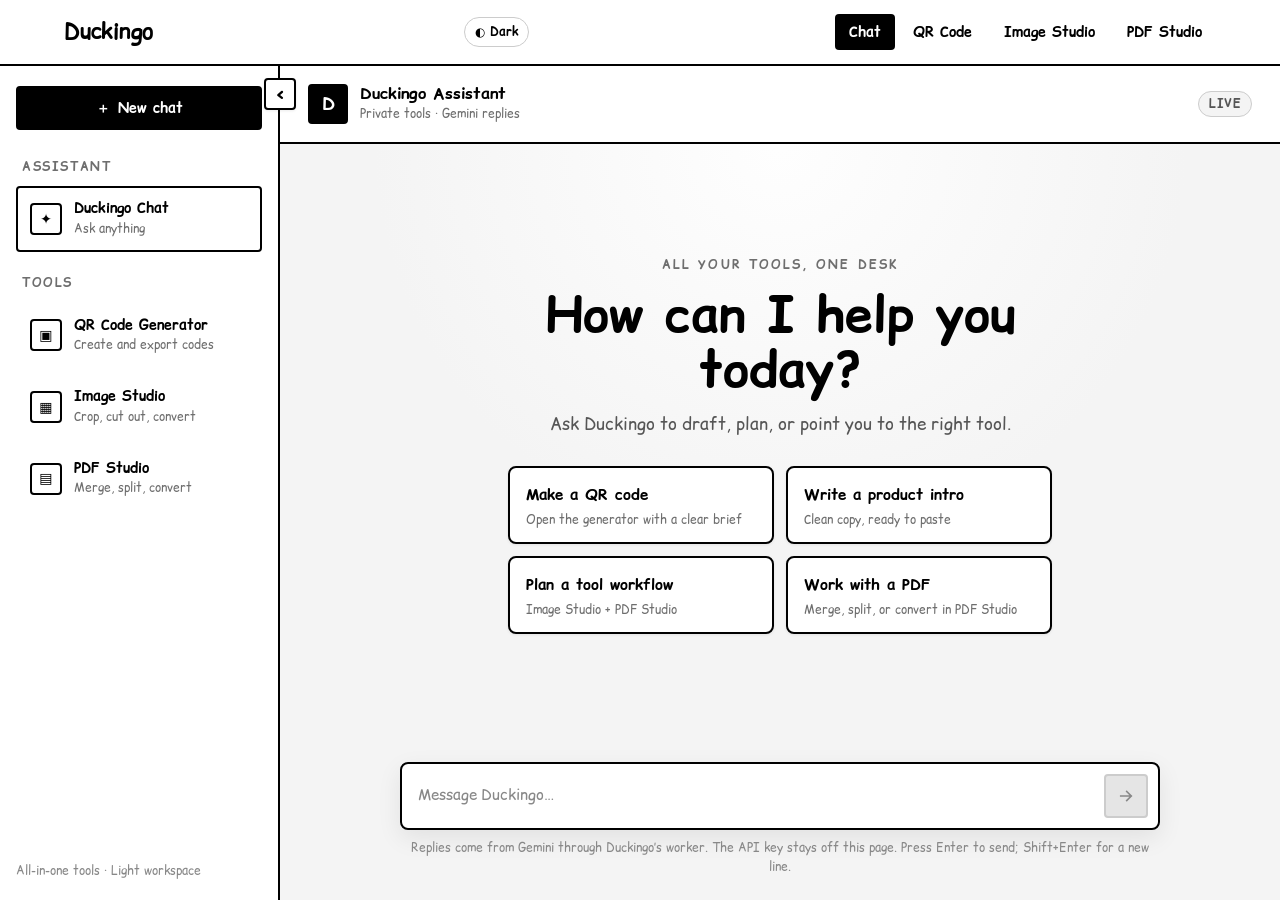
<file: index.html>
<!DOCTYPE html>
<html lang="en">
<head>
  <meta charset="UTF-8" />
  <meta name="viewport" content="width=device-width, initial-scale=1.0" />
  <meta name="theme-color" content="#000000" />
  <meta name="description" content="Duckingo — an all-in-one workspace for AI chat and everyday tools. QR codes, Image Studio, PDF Studio, and more." />
  <link rel="canonical" href="https://duckingo.org/" />
  <meta property="og:type" content="website" />
  <meta property="og:site_name" content="Duckingo" />
  <meta property="og:title" content="Duckingo — AI chat and everyday tools" />
  <meta property="og:description" content="An all-in-one workspace for AI chat, QR codes, image editing, and PDF tools." />
  <meta property="og:url" content="https://duckingo.org/" />
  <meta name="twitter:card" content="summary" />
  <meta name="twitter:title" content="Duckingo — AI chat and everyday tools" />
  <meta name="twitter:description" content="An all-in-one workspace for AI chat and everyday tools." />
  <title>Duckingo — AI chat and everyday tools</title>
  <link rel="icon" href="./favicon.svg" type="image/svg+xml" />
  <link rel="preconnect" href="https://fonts.googleapis.com" />
  <link rel="preconnect" href="https://fonts.gstatic.com" crossorigin />
  <link href="https://fonts.googleapis.com/css2?family=Comic+Relief:wght@400;700&display=swap" rel="stylesheet" />
  <link rel="stylesheet" href="./styles.css" />
</head>
<body>
  <a class="skip-link" href="#chat-thread">Skip to chat</a>
  <div class="app" id="app">
    <nav class="nav" role="navigation" aria-label="Main navigation">
      <div class="container">
        <div class="nav__inner">
          <a href="./" class="nav__logo">Duckingo</a>
          <button type="button" class="nav__menu-btn" id="menu-btn" aria-label="Open menu" aria-expanded="false" aria-controls="nav-links">☰</button>
          <ul class="nav__links" id="nav-links" role="list">
            <li><a href="./" class="nav__link is-active">Chat</a></li>
            <li><a href="./tools/qr-code/" class="nav__link">QR Code</a></li>
            <li><a href="./tools/image-studio/" class="nav__link">Image Studio</a></li>
            <li><a href="./tools/pdf-studio/" class="nav__link">PDF Studio</a></li>
          </ul>
        </div>
      </div>
    </nav>

    <div class="workspace">
      <aside class="sidebar" id="sidebar" aria-label="Tools">
        <button type="button" class="sidebar__close" id="sidebar-close" aria-label="Close tools">×</button>
        <button type="button" class="btn btn--primary sidebar__new" id="new-chat-btn" title="New chat">＋ <span class="sidebar__new-label">New chat</span></button>
        <p class="sidebar__label">Assistant</p>
        <ul class="tool-list">
          <li>
            <a class="tool-item is-active" href="./" title="Duckingo Chat">
              <span class="tool-item__icon" aria-hidden="true">✦</span>
              <span class="tool-item__meta">
                <span class="tool-item__name">Duckingo Chat</span>
                <span class="tool-item__hint">Ask anything</span>
              </span>
            </a>
          </li>
        </ul>
        <p class="sidebar__label" style="margin-top:22px;">Tools</p>
        <ul class="tool-list">
          <li>
            <a class="tool-item" href="./tools/qr-code/" title="QR Code Generator">
              <span class="tool-item__icon" aria-hidden="true">▣</span>
              <span class="tool-item__meta">
                <span class="tool-item__name">QR Code Generator</span>
                <span class="tool-item__hint">Create and export codes</span>
              </span>
            </a>
          </li>
          <li>
            <a class="tool-item" href="./tools/image-studio/" title="Image Studio">
              <span class="tool-item__icon" aria-hidden="true">▦</span>
              <span class="tool-item__meta">
                <span class="tool-item__name">Image Studio</span>
                <span class="tool-item__hint">Crop, cut out, convert</span>
              </span>
            </a>
          </li>
          <li>
            <a class="tool-item" href="./tools/pdf-studio/" title="PDF Studio">
              <span class="tool-item__icon" aria-hidden="true">▤</span>
              <span class="tool-item__meta">
                <span class="tool-item__name">PDF Studio</span>
                <span class="tool-item__hint">Merge, split, convert</span>
              </span>
            </a>
          </li>
        </ul>
        <p class="sidebar__foot">All-in-one tools · Light workspace</p>
      </aside>

      <section class="chat" aria-label="Duckingo assistant">
        <header class="chat__header">
          <div class="chat__identity">
            <span class="mark" aria-hidden="true">D</span>
            <div>
              <p class="chat__title">Duckingo Assistant</p>
              <p class="chat__sub">Private tools · Gemini replies</p>
            </div>
          </div>
          <span class="badge badge--muted" role="status" aria-label="Chat service status">Live</span>
        </header>

        <div class="chat__thread" id="chat-thread" aria-live="polite" aria-atomic="false">
          <div class="chat__inner" id="chat-inner">
            <div class="empty" id="empty-state">
              <p class="empty__eyebrow">All your tools, one desk</p>
              <h1 class="empty__title">How can I help you today?</h1>
              <p class="empty__lead">Ask Duckingo to draft, plan, or point you to the right tool.</p>
              <div class="suggest-grid">
                <button type="button" class="suggest" data-prompt="Create a QR code for my portfolio site.">
                  <span class="suggest__label">Make a QR code</span>
                  <span class="suggest__hint">Open the generator with a clear brief</span>
                </button>
                <button type="button" class="suggest" data-prompt="Write a short, professional product intro for Duckingo.">
                  <span class="suggest__label">Write a product intro</span>
                  <span class="suggest__hint">Clean copy, ready to paste</span>
                </button>
                <button type="button" class="suggest" data-prompt="Plan a simple workflow to crop a photo, remove the background, and export PNG or JPEG.">
                  <span class="suggest__label">Plan a tool workflow</span>
                  <span class="suggest__hint">Image Studio + PDF Studio</span>
                </button>
                <button type="button" class="suggest" data-prompt="How do I merge two PDFs and add page numbers in Duckingo?">
                  <span class="suggest__label">Work with a PDF</span>
                  <span class="suggest__hint">Merge, split, or convert in PDF Studio</span>
                </button>
              </div>
            </div>
          </div>
        </div>

        <form class="composer" id="composer" autocomplete="off">
          <label class="sr-only" for="composer-input">Message Duckingo</label>
          <div class="composer__box">
            <textarea id="composer-input" class="composer__input" rows="1" maxlength="4000" placeholder="Message Duckingo…" aria-describedby="composer-note"></textarea>
            <button type="button" class="composer__stop" id="stop-btn" hidden disabled>Stop</button>
            <button type="submit" class="composer__send" id="send-btn" aria-label="Send message" disabled>
              <svg width="18" height="18" viewBox="0 0 24 24" fill="none" aria-hidden="true">
                <path d="M5 12h14M13 6l6 6-6 6" stroke="currentColor" stroke-width="2.2" stroke-linecap="square"/>
              </svg>
            </button>
          </div>
          <p class="composer__note" id="composer-note">Replies come from Gemini through Duckingo’s worker. The API key stays off this page. Press Enter to send; Shift+Enter for a new line.</p>
        </form>
      </section>
    </div>
    <div class="mobile-backdrop" id="mobile-backdrop" aria-hidden="true"></div>
    <p class="sr-only" id="chat-status" role="status" aria-live="polite"></p>
    <button type="button" class="sidebar-toggle" id="sidebar-toggle" aria-controls="sidebar" aria-expanded="true" aria-label="Hide tools">‹</button>
  </div>
  <script src="./theme.js" defer></script>
  <script src="./register-sw.js" defer></script>
  <script src="./global-shortcuts.js" defer></script>
  <script src="./chat.js" defer></script>
</body>
</html>
</file>
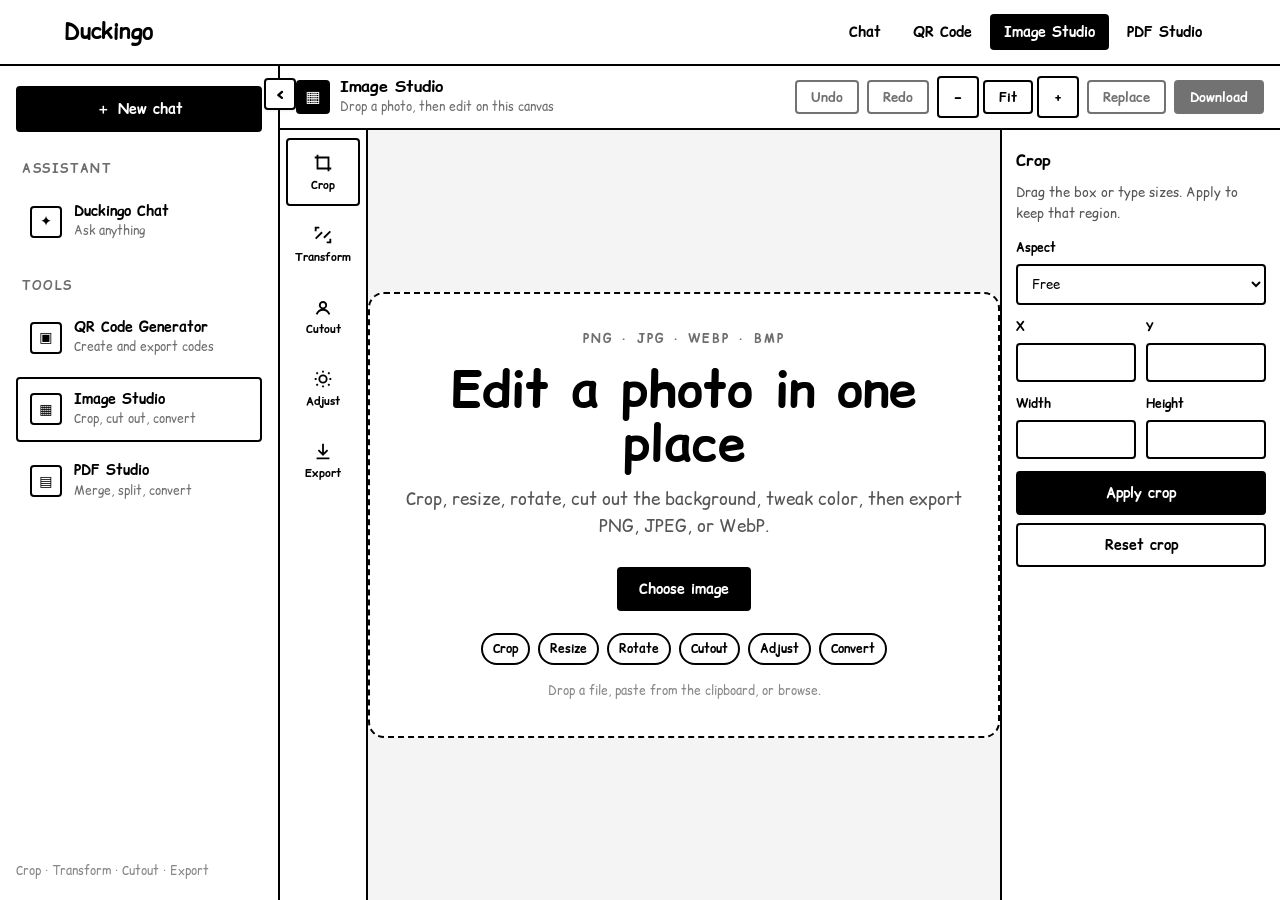
<file: tools/image-studio/index.html>
<!DOCTYPE html>
<html lang="en">
<head>
  <meta charset="UTF-8" />
  <meta name="viewport" content="width=device-width, initial-scale=1.0" />
  <meta name="theme-color" content="#000000" />
  <meta name="description" content="Duckingo Image Studio — crop, transform, remove backgrounds, adjust, and export PNG, JPEG, or WebP." />
  <link rel="canonical" href="https://duckingo.org/tools/image-studio/" />
  <meta property="og:type" content="website" />
  <meta property="og:title" content="Image Studio — Duckingo" />
  <meta property="og:description" content="Crop, transform, remove backgrounds, adjust, and export images in your browser." />
  <meta property="og:url" content="https://duckingo.org/tools/image-studio/" />
  <meta name="twitter:card" content="summary" />
  <title>Image Studio — Duckingo</title>
  <link rel="icon" href="./favicon.svg" type="image/svg+xml" />
  <link rel="preconnect" href="https://fonts.googleapis.com" />
  <link rel="preconnect" href="https://fonts.gstatic.com" crossorigin />
  <link href="https://fonts.googleapis.com/css2?family=Comic+Relief:wght@400;700&display=swap" rel="stylesheet" />
  <script type="module" crossorigin src="./assets/index-GvHovbnv.js"></script>
  <link rel="stylesheet" crossorigin href="./assets/index-DOqV6raX.css">
</head>
<body>
  <a class="skip-link" href="#stage-wrap">Skip to canvas</a>
  <div class="app" id="app">
    <nav class="nav" role="navigation" aria-label="Main navigation">
      <div class="container">
        <div class="nav__inner">
          <a href="../../" class="nav__logo">Duckingo</a>
          <button type="button" class="nav__menu-btn" id="menu-btn" aria-label="Open menu" aria-expanded="false">☰</button>
          <ul class="nav__links" role="list">
            <li><a href="../../" class="nav__link">Chat</a></li>
            <li><a href="../qr-code/" class="nav__link">QR Code</a></li>
            <li><a href="./" class="nav__link is-active">Image Studio</a></li>
            <li><a href="../pdf-studio/" class="nav__link">PDF Studio</a></li>
          </ul>
        </div>
      </div>
    </nav>

    <div class="workspace">
      <aside class="sidebar" id="sidebar" aria-label="Tools">
        <a class="btn btn--primary sidebar__new" href="../../" title="New chat">＋ <span class="sidebar__new-label">New chat</span></a>
        <p class="sidebar__label">Assistant</p>
        <ul class="tool-list">
          <li>
            <a class="tool-item" href="../../" title="Duckingo Chat">
              <span class="tool-item__icon" aria-hidden="true">✦</span>
              <span class="tool-item__meta">
                <span class="tool-item__name">Duckingo Chat</span>
                <span class="tool-item__hint">Ask anything</span>
              </span>
            </a>
          </li>
        </ul>
        <p class="sidebar__label" style="margin-top:22px;">Tools</p>
        <ul class="tool-list">
          <li>
            <a class="tool-item" href="../qr-code/" title="QR Code Generator">
              <span class="tool-item__icon" aria-hidden="true">▣</span>
              <span class="tool-item__meta">
                <span class="tool-item__name">QR Code Generator</span>
                <span class="tool-item__hint">Create and export codes</span>
              </span>
            </a>
          </li>
          <li>
            <a class="tool-item is-active" href="./" title="Image Studio">
              <span class="tool-item__icon" aria-hidden="true">▦</span>
              <span class="tool-item__meta">
                <span class="tool-item__name">Image Studio</span>
                <span class="tool-item__hint">Crop, cut out, convert</span>
              </span>
            </a>
          </li>
          <li>
            <a class="tool-item" href="../pdf-studio/" title="PDF Studio">
              <span class="tool-item__icon" aria-hidden="true">▤</span>
              <span class="tool-item__meta">
                <span class="tool-item__name">PDF Studio</span>
                <span class="tool-item__hint">Merge, split, convert</span>
              </span>
            </a>
          </li>
        </ul>
        <p class="sidebar__foot">Crop · Transform · Cutout · Export</p>
      </aside>

      <section class="studio" aria-label="Image studio">
        <header class="studio-bar">
          <div class="studio-bar__identity">
            <span class="mark" aria-hidden="true">▦</span>
            <div>
              <p class="chat__title">Image Studio</p>
              <p class="chat__sub" id="doc-name">Drop a photo, then edit on this canvas</p>
            </div>
          </div>
          <div class="studio-bar__actions">
            <button type="button" class="btn btn--sm" id="undo-btn" disabled title="Undo (Ctrl+Z)">Undo</button>
            <button type="button" class="btn btn--sm" id="redo-btn" disabled title="Redo (Ctrl+Shift+Z)">Redo</button>
            <span class="studio-bar__zoom">
              <button type="button" class="btn btn--sm btn--icon" id="zoom-out" aria-label="Zoom out">−</button>
              <button type="button" class="btn btn--sm" id="zoom-label">Fit</button>
              <button type="button" class="btn btn--sm btn--icon" id="zoom-in" aria-label="Zoom in">+</button>
            </span>
            <button type="button" class="btn btn--sm" id="replace-btn" disabled>Replace</button>
            <button type="button" class="btn btn--primary btn--sm" id="download-top" disabled>Download</button>
          </div>
        </header>

        <div class="studio-shell">
          <nav class="rail" aria-label="Studio tools">
            <button type="button" class="rail__btn is-active" data-tool="crop" title="Crop">
              <svg viewBox="0 0 24 24" aria-hidden="true"><path d="M6 3v15h15M3 6h15v15" fill="none" stroke="currentColor" stroke-width="2"/></svg>
              <span>Crop</span>
            </button>
            <button type="button" class="rail__btn" data-tool="transform" title="Resize, rotate, flip">
              <svg viewBox="0 0 24 24" aria-hidden="true"><path d="M4 8V4h4M20 16v4h-4M20 8l-7 7M4 16l7-7" fill="none" stroke="currentColor" stroke-width="2"/></svg>
              <span>Transform</span>
            </button>
            <button type="button" class="rail__btn" data-tool="cutout" title="Remove background">
              <svg viewBox="0 0 24 24" aria-hidden="true"><circle cx="12" cy="10" r="3.5" fill="none" stroke="currentColor" stroke-width="2"/><path d="M5 20c1.5-3.5 4-5 7-5s5.5 1.5 7 5" fill="none" stroke="currentColor" stroke-width="2"/></svg>
              <span>Cutout</span>
            </button>
            <button type="button" class="rail__btn" data-tool="adjust" title="Brightness and color">
              <svg viewBox="0 0 24 24" aria-hidden="true"><circle cx="12" cy="12" r="4" fill="none" stroke="currentColor" stroke-width="2"/><path d="M12 3v2M12 19v2M4.9 4.9l1.4 1.4M17.7 17.7l1.4 1.4M3 12h2M19 12h2M4.9 19.1l1.4-1.4M17.7 6.3l1.4-1.4" fill="none" stroke="currentColor" stroke-width="2"/></svg>
              <span>Adjust</span>
            </button>
            <button type="button" class="rail__btn" data-tool="export" title="Export">
              <svg viewBox="0 0 24 24" aria-hidden="true"><path d="M12 4v12M7 11l5 5 5-5M5 20h14" fill="none" stroke="currentColor" stroke-width="2"/></svg>
              <span>Export</span>
            </button>
          </nav>

          <div class="canvas-col">
            <p class="error" id="error" hidden></p>
            <div id="empty-panel">
              <div class="dropzone" id="dropzone">
                <input id="file-input" class="sr-only" type="file" accept="image/png,image/jpeg,image/webp,image/bmp,.png,.jpg,.jpeg,.webp,.bmp" />
                <p class="empty__eyebrow">PNG · JPG · WebP · BMP</p>
                <h1 class="empty__title">Edit a photo in one place</h1>
                <p class="empty__lead">Crop, resize, rotate, cut out the background, tweak color, then export PNG, JPEG, or WebP.</p>
                <button type="button" class="btn btn--primary" id="browse-btn">Choose image</button>
                <ul class="feature-chips" aria-hidden="true">
                  <li>Crop</li>
                  <li>Resize</li>
                  <li>Rotate</li>
                  <li>Cutout</li>
                  <li>Adjust</li>
                  <li>Convert</li>
                </ul>
                <p class="composer__note" style="margin-top:16px;">Drop a file, paste from the clipboard, or browse.</p>
              </div>
            </div>

            <div id="workspace-panel" hidden>
              <div class="stage-wrap stage--check" id="stage-wrap">
                <div class="stage" id="stage">
                  <img id="preview" alt="" />
                  <div class="crop" id="crop" hidden>
                    <div class="crop__box" id="crop-box">
                      <span class="crop__handle" data-handle="nw"></span>
                      <span class="crop__handle" data-handle="n"></span>
                      <span class="crop__handle" data-handle="ne"></span>
                      <span class="crop__handle" data-handle="e"></span>
                      <span class="crop__handle" data-handle="se"></span>
                      <span class="crop__handle" data-handle="s"></span>
                      <span class="crop__handle" data-handle="sw"></span>
                      <span class="crop__handle" data-handle="w"></span>
                    </div>
                  </div>
                </div>
              </div>
              <div class="canvas-hud">
                <progress id="progress" max="100" value="0" hidden></progress>
                <p id="status" class="status-text"></p>
                <p id="meta" class="meta-text"></p>
              </div>
            </div>
          </div>

          <aside class="inspector" aria-label="Tool settings">
            <section class="panel" data-panel="crop">
              <h2>Crop</h2>
              <p class="controls__lead">Drag the box or type sizes. Apply to keep that region.</p>
              <label class="field">
                <span>Aspect</span>
                <select id="crop-aspect">
                  <option value="free">Free</option>
                  <option value="1">1:1</option>
                  <option value="1.333">4:3</option>
                  <option value="1.777">16:9</option>
                  <option value="0.8">4:5</option>
                  <option value="1.5">3:2</option>
                </select>
              </label>
              <div class="size-row">
                <label class="field"><span>X</span><input id="crop-x" type="number" min="0" /></label>
                <label class="field"><span>Y</span><input id="crop-y" type="number" min="0" /></label>
              </div>
              <div class="size-row">
                <label class="field"><span>Width</span><input id="crop-w" type="number" min="8" /></label>
                <label class="field"><span>Height</span><input id="crop-h" type="number" min="8" /></label>
              </div>
              <div class="controls__actions">
                <button type="button" class="btn btn--primary" id="crop-apply">Apply crop</button>
                <button type="button" class="btn" id="crop-reset">Reset crop</button>
              </div>
            </section>

            <section class="panel" data-panel="transform" hidden>
              <h2>Transform</h2>
              <p class="controls__lead">Resize the export, rotate in 90° steps, or flip the canvas.</p>
              <label class="check">
                <input type="checkbox" id="lock-ratio" checked />
                <span>Lock aspect ratio</span>
              </label>
              <div class="size-row">
                <label class="field"><span>Width</span><input id="resize-w" type="number" min="1" max="8192" /></label>
                <label class="field"><span>Height</span><input id="resize-h" type="number" min="1" max="8192" /></label>
              </div>
              <div class="preset-row">
                <button type="button" class="btn btn--sm" data-scale="1">100%</button>
                <button type="button" class="btn btn--sm" data-scale="0.5">50%</button>
                <button type="button" class="btn btn--sm" data-width="1920">1920</button>
                <button type="button" class="btn btn--sm" data-width="1080">1080</button>
              </div>
              <p class="sidebar__label" style="padding:18px 0 8px;">Rotate &amp; flip</p>
              <div class="preset-row">
                <button type="button" class="btn btn--sm" id="rotate-ccw">↺ 90°</button>
                <button type="button" class="btn btn--sm" id="rotate-cw">↻ 90°</button>
                <button type="button" class="btn btn--sm" id="flip-h">Flip H</button>
                <button type="button" class="btn btn--sm" id="flip-v">Flip V</button>
              </div>
            </section>

            <section class="panel" data-panel="cutout" hidden>
              <h2>Cutout</h2>
              <p class="controls__lead">Remove the background in the browser, then keep it clear or fill a color.</p>
              <div class="controls__actions">
                <button type="button" class="btn btn--primary" id="remove-bg">Remove background</button>
                <button type="button" class="btn" id="restore-bg">Restore original</button>
              </div>
              <p class="sidebar__label" style="padding:16px 0 8px;">Fill</p>
              <div class="swatches" id="swatches" role="group" aria-label="Background presets"></div>
              <label class="custom-color" for="color-picker">
                <span>Custom color</span>
                <span class="custom-color__row">
                  <input id="color-picker" type="color" value="#FFFFFF" />
                  <input id="hex-input" type="text" maxlength="7" spellcheck="false" placeholder="#RRGGBB" aria-label="Hex color" />
                </span>
              </label>
            </section>

            <section class="panel" data-panel="adjust" hidden>
              <h2>Adjust</h2>
              <p class="controls__lead">Light, contrast, and color live on the canvas. They bake in on export.</p>
              <label class="field">
                <span>Brightness <em id="brightness-label">100</em></span>
                <input id="brightness" type="range" min="40" max="160" value="100" />
              </label>
              <label class="field">
                <span>Contrast <em id="contrast-label">100</em></span>
                <input id="contrast" type="range" min="40" max="160" value="100" />
              </label>
              <label class="field">
                <span>Saturation <em id="saturation-label">100</em></span>
                <input id="saturation" type="range" min="0" max="200" value="100" />
              </label>
              <button type="button" class="btn" id="reset-adjust">Reset adjustments</button>
            </section>

            <section class="panel" data-panel="export" hidden>
              <h2>Export</h2>
              <p class="controls__lead">JPEG and WebP flatten transparency — pick a fill in Cutout first if you need a solid backdrop.</p>
              <div class="format-grid" id="format-grid"></div>
              <label class="field" id="quality-field">
                <span>Quality <em id="quality-label">92</em></span>
                <input id="export-quality" type="range" min="40" max="100" value="92" />
              </label>
              <p class="meta-text" id="export-estimate"></p>
              <div class="controls__actions">
                <button type="button" class="btn btn--primary" id="download-btn" disabled>Download</button>
                <button type="button" class="btn" id="reset-btn">New image</button>
              </div>
            </section>
          </aside>
        </div>
      </section>
    </div>
    <button type="button" class="sidebar-toggle" id="sidebar-toggle" aria-controls="sidebar" aria-expanded="true" aria-label="Collapse tools">‹</button>
  </div>
  <script type="module" src="https://duckingo.org/theme.js"></script>
  <script type="module" src="https://duckingo.org/register-sw.js"></script>
  <script type="module" src="https://duckingo.org/global-shortcuts.js"></script>
</body>
</html>
</file>
<file: styles.css>
/* ============================================================
   Duckingo — tuckzed visual system
   Monochrome minimalism · Comic Relief · light mode
   ============================================================ */

:root {
  --white:      #FFFFFF;
  --black:      #000000;
  --gray-50:    #F4F4F4;
  --gray-100:   #E5E5E5;
  --gray-200:   #CCCCCC;
  --gray-300:   #B0B0B0;
  --gray-400:   #888888;
  --gray-500:   #6E6E6E;
  --gray-600:   #555555;
  --gray-700:   #3A3A3A;
  --gray-800:   #222222;
  --gray-900:   #111111;

  --font:       "Comic Relief", cursive, system-ui, sans-serif;
  --radius-sm:  4px;
  --radius-md:  8px;
  --radius-lg:  16px;
  --shadow-sm:  0 1px 3px rgba(0,0,0,.08);
  --shadow-md:  0 4px 16px rgba(0,0,0,.12);
  --shadow-lg:  0 8px 32px rgba(0,0,0,.16);
  --transition: 160ms ease;
  --nav-h:      64px;
  --sidebar-w:  280px;
}

*, *::before, *::after { box-sizing: border-box; margin: 0; padding: 0; }

html { font-size: 16px; height: 100%; color-scheme: light; scroll-behavior: smooth; }

body {
  font-family: var(--font);
  background: var(--white);
  color: var(--black);
  line-height: 1.6;
  min-height: 100dvh;
  height: 100dvh;
  word-break: break-word;
  overflow-wrap: break-word;
  -webkit-font-smoothing: antialiased;
}

img { display: block; max-width: 100%; }
a { color: inherit; text-decoration: none; }
button, input, select, textarea { font-family: var(--font); }
button { cursor: pointer; }

:focus { outline: none; }
:focus-visible {
  outline: 2px solid var(--black);
  outline-offset: 2px;
}

.skip-link {
  position: absolute;
  top: 0;
  left: 16px;
  z-index: 400;
  padding: 10px 16px;
  background: var(--black);
  color: var(--white);
  font-weight: 700;
  border-radius: 0 0 var(--radius-sm) var(--radius-sm);
  transform: translateY(-120%);
  transition: transform var(--transition);
}
.skip-link:focus,
.skip-link:focus-visible { transform: translateY(0); }

.sr-only {
  position: absolute; width: 1px; height: 1px;
  padding: 0; margin: -1px; overflow: hidden;
  clip: rect(0,0,0,0); border: 0;
}

.app {
  position: relative;
  min-height: 100%;
  height: 100%;
  display: flex;
  flex-direction: column;
  background: var(--gray-50);
}

.container {
  width: 100%;
  max-width: 1200px;
  margin: 0 auto;
  padding: 0 24px;
}

/* ── Buttons ────────────────────────────────────────────────── */
.btn {
  display: inline-flex;
  align-items: center;
  justify-content: center;
  gap: 8px;
  padding: 10px 20px;
  border: 2px solid var(--black);
  border-radius: var(--radius-sm);
  background: var(--white);
  color: var(--black);
  font-size: .875rem;
  font-weight: 700;
  transition: background var(--transition), color var(--transition), transform var(--transition);
  white-space: nowrap;
}
.btn:hover { background: var(--black); color: var(--white); }
.btn:active { transform: scale(.97); }
.btn:disabled {
  opacity: .55;
  cursor: not-allowed;
  pointer-events: none;
  transform: none;
}
.btn--primary { background: var(--black); color: var(--white); }
.btn--primary:hover { background: var(--gray-900); }
.btn--ghost {
  border-color: var(--gray-200);
  color: var(--gray-600);
}
.btn--ghost:hover { border-color: var(--black); color: var(--black); background: var(--white); }
.btn--sm { padding: 6px 14px; font-size: .8rem; }
.btn--icon {
  width: 42px;
  height: 42px;
  padding: 0;
}

.badge {
  display: inline-block;
  padding: 3px 10px;
  border: 1.5px solid var(--black);
  border-radius: 999px;
  font-size: .72rem;
  font-weight: 700;
  letter-spacing: .04em;
  text-transform: uppercase;
  background: var(--white);
}
.badge--muted {
  border-color: var(--gray-200);
  color: var(--gray-600);
  background: var(--gray-50);
}

/* ── Navigation ─────────────────────────────────────────────── */
.nav {
  position: sticky;
  top: 0;
  z-index: 100;
  background: rgba(255,255,255,.94);
  backdrop-filter: blur(12px);
  border-bottom: 2px solid var(--black);
  flex-shrink: 0;
}
.nav__inner {
  display: flex;
  align-items: center;
  justify-content: space-between;
  min-height: var(--nav-h);
  padding: 8px 0;
  gap: 8px;
}
.nav__logo {
  font-size: 1.4rem;
  font-weight: 700;
  letter-spacing: -.01em;
  transition: opacity var(--transition), transform var(--transition);
}
.nav__logo:hover { opacity: .72; transform: translateY(-1px); }
.nav__logo span { font-weight: 400; }
.nav__links {
  display: flex;
  align-items: center;
  gap: 4px;
  list-style: none;
}
.nav__link {
  padding: 8px 14px;
  border-radius: var(--radius-sm);
  font-size: .875rem;
  font-weight: 700;
  transition: background var(--transition);
}
.nav__link:hover { background: var(--gray-50); }
.nav__link.is-active {
  background: var(--black);
  color: var(--white);
}
.nav__menu-btn {
  display: none;
  align-items: center;
  justify-content: center;
  width: 42px;
  height: 42px;
  border: 2px solid var(--black);
  border-radius: var(--radius-sm);
  background: var(--white);
}

/* ── Workspace ──────────────────────────────────────────────── */
.workspace {
  flex: 1;
  display: grid;
  grid-template-columns: var(--sidebar-w) minmax(0, 1fr);
  min-height: 0;
  background: var(--gray-50);
}

.sidebar {
  border-right: 2px solid var(--black);
  background: var(--white);
  display: flex;
  flex-direction: column;
  min-height: 0;
  overflow: auto;
  padding: 20px 16px;
  flex-shrink: 0;
  min-width: var(--sidebar-w);
}
.sidebar__new {
  width: 100%;
  margin-bottom: 28px;
}
.sidebar__close { display: none; }
.sidebar__label {
  font-size: .72rem;
  font-weight: 700;
  letter-spacing: .14em;
  text-transform: uppercase;
  color: var(--gray-500);
  padding: 0 6px 10px;
}
.tool-list {
  list-style: none;
  display: flex;
  flex-direction: column;
  gap: 6px;
}
.tool-item {
  display: flex;
  align-items: center;
  gap: 12px;
  width: 100%;
  padding: 12px 12px;
  border: 2px solid transparent;
  border-radius: var(--radius-sm);
  background: transparent;
  color: var(--black);
  text-align: left;
  font-size: .9rem;
  font-weight: 700;
  transition: background var(--transition), border-color var(--transition);
}
.tool-item:hover { background: var(--gray-50); border-color: var(--gray-200); }
.tool-item.is-active {
  border-color: var(--black);
  background: var(--white);
}
.tool-item.is-soon {
  color: var(--gray-500);
  cursor: default;
}
.tool-item.is-soon:hover { background: transparent; border-color: transparent; }
.tool-item__icon {
  width: 32px;
  height: 32px;
  border: 2px solid var(--black);
  border-radius: var(--radius-sm);
  display: grid;
  place-items: center;
  flex-shrink: 0;
  background: var(--white);
}
.tool-item.is-soon .tool-item__icon {
  border-color: var(--gray-200);
  color: var(--gray-400);
}
.tool-item__meta {
  display: flex;
  flex-direction: column;
  gap: 2px;
  min-width: 0;
}
.tool-item__name { line-height: 1.2; }
.tool-item__hint {
  font-size: .72rem;
  font-weight: 400;
  color: var(--gray-500);
}
.sidebar__foot {
  margin-top: auto;
  padding-top: 20px;
  font-size: .75rem;
  color: var(--gray-400);
}

.sidebar-toggle {
  position: absolute;
  top: calc(var(--nav-h) + 14px);
  left: calc(var(--sidebar-w) - 16px);
  z-index: 120;
  width: 32px;
  height: 32px;
  border: 2px solid var(--black);
  border-radius: var(--radius-sm);
  background: var(--white);
  color: var(--black);
  font-size: 1.1rem;
  font-weight: 700;
  line-height: 1;
  box-shadow: var(--shadow-sm);
  transition: left var(--transition), background var(--transition), color var(--transition);
}
.sidebar-toggle:hover {
  background: var(--black);
  color: var(--white);
}
.sidebar {
  flex-shrink: 0;
  min-width: var(--sidebar-w);
}
.app.sidebar-collapsed .workspace {
  grid-template-columns: 72px minmax(0, 1fr);
}
.app.sidebar-collapsed .sidebar {
  min-width: 72px;
  width: 72px;
  padding: 12px 8px;
  overflow: hidden;
}
.app.sidebar-collapsed .sidebar__label,
.app.sidebar-collapsed .sidebar__foot,
.app.sidebar-collapsed .tool-item__meta {
  display: none;
}
.app.sidebar-collapsed .sidebar__new-label {
  display: none;
}
.app.sidebar-collapsed .sidebar__new {
  padding: 10px 0;
  font-size: 1.15rem;
}
.app.sidebar-collapsed .tool-item {
  justify-content: center;
  padding: 10px 6px;
}
.app.sidebar-collapsed .sidebar-toggle {
  left: 56px;
}

/* ── Chat ───────────────────────────────────────────────────── */
.chat {
  display: flex;
  flex-direction: column;
  min-width: 0;
  min-height: 0;
  background: var(--gray-50);
}
.chat__header {
  display: flex;
  align-items: center;
  justify-content: space-between;
  gap: 16px;
  padding: 18px 28px;
  background: var(--white);
  border-bottom: 2px solid var(--black);
  flex-shrink: 0;
}
.chat__identity {
  display: flex;
  align-items: center;
  gap: 12px;
}
.mark {
  width: 40px;
  height: 40px;
  border: 2px solid var(--black);
  border-radius: var(--radius-sm);
  background: var(--black);
  color: var(--white);
  display: grid;
  place-items: center;
  font-weight: 700;
  font-size: 1.15rem;
  flex-shrink: 0;
}
.chat__title {
  font-size: 1rem;
  font-weight: 700;
  line-height: 1.2;
}
.chat__sub {
  font-size: .78rem;
  color: var(--gray-500);
  font-weight: 400;
}

.chat__thread {
  flex: 1;
  overflow: auto;
  padding: 40px 24px 18px;
  background: radial-gradient(circle at 50% 0%, rgba(255,255,255,.92), rgba(244,244,244,.72) 52%, var(--gray-50));
}
.chat__inner {
  width: min(100%, 760px);
  margin: 0 auto;
  display: flex;
  flex-direction: column;
  gap: 18px;
  min-height: 100%;
}

.empty {
  margin: auto;
  text-align: center;
  max-width: 560px;
  padding: 32px 8px 52px;
}
.empty__eyebrow {
  font-size: .72rem;
  font-weight: 700;
  letter-spacing: .18em;
  text-transform: uppercase;
  color: var(--gray-500);
  margin-bottom: 14px;
}
.empty__title {
  font-size: clamp(2rem, 5vw, 3.1rem);
  font-weight: 700;
  line-height: 1.1;
  margin-bottom: 14px;
}
.empty__lead {
  color: var(--gray-600);
  font-size: 1.05rem;
  margin-bottom: 28px;
}
.suggest-grid {
  display: grid;
  grid-template-columns: 1fr 1fr;
  gap: 12px;
  text-align: left;
}
.suggest {
  display: flex;
  flex-direction: column;
  gap: 6px;
  padding: 16px 16px 14px;
  border: 2px solid var(--black);
  border-radius: var(--radius-md);
  background: var(--white);
  transition: background var(--transition), transform var(--transition), box-shadow var(--transition);
  cursor: pointer;
  box-shadow: var(--shadow-sm);
}
.suggest:hover {
  background: var(--black);
  color: var(--white);
  box-shadow: var(--shadow-md);
  transform: translateY(-2px);
}
.suggest:active { transform: translateY(0); }
.suggest:hover .suggest__hint { color: var(--gray-200); }
.suggest__label { font-weight: 700; font-size: .92rem; }
.suggest__hint { font-size: .78rem; color: var(--gray-500); font-weight: 400; }

.msg {
  display: flex;
  gap: 12px;
  align-items: flex-start;
  max-width: 100%;
  animation: msgIn 220ms ease;
}
.msg--user {
  flex-direction: row-reverse;
}
.msg__avatar {
  width: 34px;
  height: 34px;
  border: 2px solid var(--black);
  border-radius: var(--radius-sm);
  display: grid;
  place-items: center;
  font-size: .78rem;
  font-weight: 700;
  flex-shrink: 0;
  background: var(--white);
}
.msg--assistant .msg__avatar {
  background: var(--black);
  color: var(--white);
}
.msg__stack { max-width: min(100% - 46px, 620px); }
.msg__who {
  font-size: .72rem;
  font-weight: 700;
  letter-spacing: .06em;
  text-transform: uppercase;
  color: var(--gray-500);
  margin-bottom: 6px;
}
.msg--user .msg__who { text-align: right; color: var(--gray-500); }
.msg--user .msg__stack { display: flex; flex-direction: column; align-items: flex-end; }
.msg__bubble {
  padding: 14px 16px;
  border: 2px solid var(--black);
  border-radius: var(--radius-md);
  background: var(--gray-50);
  font-size: .95rem;
  line-height: 1.55;
}
.msg--user .msg__bubble {
  background: var(--black);
  color: var(--white);
}
.msg__bubble p + p { margin-top: 10px; }
.msg__bubble p { white-space: pre-wrap; }
.msg--error .msg__bubble { border-color: var(--gray-500); }
.msg__actions { display: flex; gap: 8px; margin-top: 8px; }
.msg__action {
  border: 0;
  background: transparent;
  color: var(--gray-500);
  font-size: .75rem;
  padding: 2px 0;
  text-decoration: underline;
}
.msg__action:hover { color: var(--black); }
.msg__retry { margin-top: 12px; }
.mobile-backdrop { display: none; }

.typing {
  display: inline-flex;
  gap: 5px;
  align-items: center;
  height: 16px;
}
.typing span {
  width: 6px;
  height: 6px;
  border-radius: 50%;
  background: var(--black);
  animation: blink 1s ease-in-out infinite;
}
.typing span:nth-child(2) { animation-delay: .15s; }
.typing span:nth-child(3) { animation-delay: .3s; }

@keyframes blink {
  0%, 80%, 100% { opacity: .2; transform: translateY(0); }
  40% { opacity: 1; transform: translateY(-2px); }
}
@keyframes msgIn {
  from { opacity: 0; transform: translateY(8px); }
  to { opacity: 1; transform: none; }
}

.composer {
  flex-shrink: 0;
  padding: 18px 24px 24px;
  background: linear-gradient(to bottom, rgba(244,244,244,.3), var(--gray-50));
}
.composer__box {
  width: min(100%, 760px);
  margin: 0 auto;
  border: 2px solid var(--black);
  border-radius: var(--radius-md);
  background: var(--white);
  box-shadow: 0 8px 24px rgba(0,0,0,.08);
  padding: 10px 10px 10px 16px;
  display: grid;
  grid-template-columns: 1fr auto;
  gap: 10px;
  align-items: end;
  transition: box-shadow var(--transition);
}
.composer__box:focus-within { box-shadow: 0 0 0 3px rgba(0,0,0,.12); }
.composer__input {
  width: 100%;
  border: 0;
  resize: none;
  background: transparent;
  color: var(--black);
  font-size: .95rem;
  line-height: 1.5;
  max-height: 160px;
  min-height: 44px;
  padding: 10px 0;
}
.composer__input::placeholder { color: var(--gray-400); }
.composer__send {
  width: 44px;
  height: 44px;
  border: 2px solid var(--black);
  border-radius: var(--radius-sm);
  background: var(--black);
  color: var(--white);
  display: grid;
  place-items: center;
  transition: background var(--transition), transform var(--transition);
}
.composer__send:hover { background: var(--gray-900); }
.composer__send:active { transform: scale(.97); }
.composer__send:disabled {
  background: var(--gray-100);
  color: var(--gray-400);
  border-color: var(--gray-200);
  cursor: not-allowed;
}
.composer__stop {
  height: 44px;
  padding: 0 12px;
  border: 2px solid var(--gray-300);
  border-radius: var(--radius-sm);
  background: var(--white);
  color: var(--gray-700);
  font-size: .8rem;
  font-weight: 700;
}
.composer__stop:hover { border-color: var(--black); color: var(--black); }
.composer__note {
  width: min(100%, 760px);
  margin: 8px auto 0;
  font-size: .75rem;
  color: var(--gray-400);
  text-align: center;
}

/* ── 404 ────────────────────────────────────────────────────── */
.not-found-wrap {
  flex: 1;
  display: flex;
  align-items: center;
  justify-content: center;
  padding: 64px 24px;
  text-align: center;
}
.not-found-card {
  border: 2px solid var(--black);
  border-radius: var(--radius-lg);
  padding: 48px;
  max-width: 480px;
  background: var(--white);
  box-shadow: var(--shadow-lg);
}
.not-found-code { font-size: 3.5rem; font-weight: 700; line-height: 1; margin-bottom: 16px; }
.not-found-sub { color: var(--gray-600); margin-bottom: 28px; }
.hero__actions {
  display: flex;
  gap: 12px;
  justify-content: center;
  flex-wrap: wrap;
}

@media (max-width: 860px) {
  .workspace { grid-template-columns: 1fr; }
  .sidebar-toggle { display: none; }
  .app.sidebar-collapsed .workspace { grid-template-columns: 1fr; }
  .app.sidebar-collapsed .sidebar {
    width: min(100%, 320px);
    min-width: 0;
    padding: 20px 16px;
    overflow: auto;
  }
  .app.sidebar-collapsed .sidebar__label,
  .app.sidebar-collapsed .sidebar__foot,
  .app.sidebar-collapsed .tool-item__meta { display: revert; }
  .app.sidebar-collapsed .tool-item { justify-content: flex-start; padding: 12px; }
  .app.sidebar-collapsed .sidebar__new-label { display: inline; }
  .app.sidebar-collapsed .sidebar__new { font-size: .875rem; padding: 10px 20px; }
  .sidebar {
    display: none;
    position: absolute;
    top: var(--nav-h);
    left: 0;
    bottom: 0;
    width: min(100%, 320px);
    z-index: 80;
    border-right: 2px solid var(--black);
    box-shadow: var(--shadow-lg);
  }
  .sidebar__close {
    display: block;
    align-self: flex-end;
    width: 36px;
    height: 36px;
    margin: -8px -4px 8px 0;
    border: 2px solid var(--black);
    border-radius: var(--radius-sm);
    background: var(--white);
    font-size: 1.35rem;
    line-height: 1;
  }
  .app.nav-open .sidebar { display: flex; }
  .app.sidebar-open .sidebar { display: flex; }
  .app.nav-open .mobile-backdrop,
  .app.sidebar-open .mobile-backdrop {
    display: block;
    position: fixed;
    inset: var(--nav-h) 0 0;
    z-index: 70;
    background: rgba(0,0,0,.28);
  }
  .nav__menu-btn { display: inline-flex; }
  .nav__links { display: none; }
  .app.nav-open .nav__links {
    display: flex;
    position: absolute;
    top: var(--nav-h);
    right: 0;
    left: 0;
    background: var(--white);
    border-bottom: 2px solid var(--black);
    flex-direction: column;
    padding: 12px 16px;
    z-index: 90;
  }
  .suggest-grid { grid-template-columns: 1fr; }
  .chat__header, .chat__thread, .composer { padding-left: 16px; padding-right: 16px; }
  .nav__logo { font-size: 1.15rem; }
  .composer__note { line-height: 1.4; }
}

@media (prefers-reduced-motion: reduce) {
  *, *::before, *::after {
    animation-duration: 0.01ms !important;
    transition-duration: 0.01ms !important;
  }
}

/* Performance and accessibility affordances */
.msg { content-visibility: auto; contain-intrinsic-size: 0 96px; }

@media (prefers-contrast: more) {
  :focus-visible { outline-width: 3px; }
  .badge--muted, .composer__stop, .msg__bubble { border-color: var(--black); }
  .chat__sub, .composer__note, .msg__who { color: var(--gray-700); }
}

@media (max-width: 560px) {
  .chat__header { padding: 14px 16px; }
  .chat__sub { font-size: .7rem; }
  .chat__thread { padding-top: 24px; }
  .empty__title { font-size: 2rem; }
  .composer { padding: 12px 12px 16px; }
  .composer__box { padding-left: 12px; }
  .composer__note { font-size: .68rem; }
  .msg__stack { max-width: calc(100% - 42px); }
}


/* Simple optional dark mode */
[data-theme="dark"] {
  color-scheme: dark;
  --white: #111111;
  --black: #F5F5F5;
  --gray-50: #1B1B1B;
  --gray-100: #292929;
  --gray-200: #404040;
  --gray-300: #626262;
  --gray-400: #909090;
  --gray-500: #A8A8A8;
  --gray-600: #C0C0C0;
  --gray-700: #D2D2D2;
  --gray-800: #E4E4E4;
  --gray-900: #F2F2F2;
  --shadow-sm: 0 1px 3px rgba(0,0,0,.3);
  --shadow-md: 0 4px 16px rgba(0,0,0,.35);
}
html { transition: background-color 220ms ease, color 220ms ease; }
.nav, .sidebar, .chat, .chat__header, .composer, .composer__box, .tool-item, .theme-toggle {
  transition: background-color 220ms ease, color 220ms ease, border-color 220ms ease;
}
.nav { background: var(--white); }
.theme-toggle {
  display: inline-flex;
  align-items: center;
  gap: 5px;
  margin-left: 4px;
  padding: 6px 10px;
  border: 1.5px solid var(--gray-200);
  border-radius: 999px;
  background: var(--white);
  color: var(--black);
  font-size: .72rem;
  font-weight: 700;
  cursor: pointer;
}
.theme-toggle:hover { border-color: var(--black); }
.theme-toggle:active { transform: scale(.97); }
@media (max-width: 700px) {
  .theme-toggle__label { display: none; }
  .theme-toggle { padding: 7px 9px; }
}
@media (prefers-reduced-motion: reduce) {
  html, .nav, .sidebar, .chat, .chat__header, .composer, .composer__box, .tool-item, .theme-toggle { transition: none; }
}
</file>
<file: tools/image-studio/assets/index-DOqV6raX.css>
:root{--white: #FFFFFF;--black: #000000;--gray-50: #F4F4F4;--gray-100: #E5E5E5;--gray-200: #CCCCCC;--gray-300: #B0B0B0;--gray-400: #888888;--gray-500: #6E6E6E;--gray-600: #555555;--gray-700: #3A3A3A;--gray-800: #222222;--gray-900: #111111;--font: "Comic Relief", cursive, system-ui, sans-serif;--radius-sm: 4px;--radius-md: 8px;--radius-lg: 16px;--shadow-sm: 0 1px 3px rgba(0,0,0,.08);--shadow-md: 0 4px 16px rgba(0,0,0,.12);--shadow-lg: 0 8px 32px rgba(0,0,0,.16);--transition: .16s ease;--nav-h: 64px;--sidebar-w: 280px}*,*:before,*:after{box-sizing:border-box;margin:0;padding:0}html{font-size:16px;height:100%;color-scheme:light;scroll-behavior:smooth}body{font-family:var(--font);background:var(--white);color:var(--black);line-height:1.6;min-height:100dvh;height:100dvh;word-break:break-word;overflow-wrap:break-word;-webkit-font-smoothing:antialiased}img{display:block;max-width:100%}a{color:inherit;text-decoration:none}button,input,select,textarea{font-family:var(--font)}button{cursor:pointer}:focus{outline:none}:focus-visible{outline:2px solid var(--black);outline-offset:2px}.skip-link{position:absolute;top:0;left:16px;z-index:400;padding:10px 16px;background:var(--black);color:var(--white);font-weight:700;border-radius:0 0 var(--radius-sm) var(--radius-sm);transform:translateY(-120%);transition:transform var(--transition)}.skip-link:focus,.skip-link:focus-visible{transform:translateY(0)}.sr-only{position:absolute;width:1px;height:1px;padding:0;margin:-1px;overflow:hidden;clip:rect(0,0,0,0);border:0}.app{position:relative;min-height:100%;height:100%;display:flex;flex-direction:column;background:var(--gray-50)}.container{width:100%;max-width:1200px;margin:0 auto;padding:0 24px}.btn{display:inline-flex;align-items:center;justify-content:center;gap:8px;padding:10px 20px;border:2px solid var(--black);border-radius:var(--radius-sm);background:var(--white);color:var(--black);font-size:.875rem;font-weight:700;transition:background var(--transition),color var(--transition),transform var(--transition);white-space:nowrap}.btn:hover{background:var(--black);color:var(--white)}.btn:active{transform:scale(.97)}.btn:disabled{opacity:.55;cursor:not-allowed;pointer-events:none;transform:none}.btn--primary{background:var(--black);color:var(--white)}.btn--primary:hover{background:var(--gray-900)}.btn--ghost{border-color:var(--gray-200);color:var(--gray-600)}.btn--ghost:hover{border-color:var(--black);color:var(--black);background:var(--white)}.btn--sm{padding:6px 14px;font-size:.8rem}.btn--icon{width:42px;height:42px;padding:0}.badge{display:inline-block;padding:3px 10px;border:1.5px solid var(--black);border-radius:999px;font-size:.72rem;font-weight:700;letter-spacing:.04em;text-transform:uppercase;background:var(--white)}.badge--muted{border-color:var(--gray-200);color:var(--gray-600);background:var(--gray-50)}.nav{position:sticky;top:0;z-index:100;background:#fffffff0;-webkit-backdrop-filter:blur(12px);backdrop-filter:blur(12px);border-bottom:2px solid var(--black);flex-shrink:0}.nav__inner{display:flex;align-items:center;justify-content:space-between;min-height:var(--nav-h);padding:8px 0;gap:8px}.nav__logo{font-size:1.4rem;font-weight:700;letter-spacing:-.01em;transition:opacity var(--transition),transform var(--transition)}.nav__logo:hover{opacity:.72;transform:translateY(-1px)}.nav__logo span{font-weight:400}.nav__links{display:flex;align-items:center;gap:4px;list-style:none}.nav__link{padding:8px 14px;border-radius:var(--radius-sm);font-size:.875rem;font-weight:700;transition:background var(--transition)}.nav__link:hover{background:var(--gray-50)}.nav__link.is-active{background:var(--black);color:var(--white)}.nav__menu-btn{display:none;align-items:center;justify-content:center;width:42px;height:42px;border:2px solid var(--black);border-radius:var(--radius-sm);background:var(--white)}.workspace{flex:1;display:grid;grid-template-columns:var(--sidebar-w) minmax(0,1fr);min-height:0;background:var(--gray-50)}.sidebar{border-right:2px solid var(--black);background:var(--white);display:flex;flex-direction:column;min-height:0;overflow:auto;padding:20px 16px;flex-shrink:0;min-width:var(--sidebar-w)}.sidebar__new{width:100%;margin-bottom:28px}.sidebar__close{display:none}.sidebar__label{font-size:.72rem;font-weight:700;letter-spacing:.14em;text-transform:uppercase;color:var(--gray-500);padding:0 6px 10px}.tool-list{list-style:none;display:flex;flex-direction:column;gap:6px}.tool-item{display:flex;align-items:center;gap:12px;width:100%;padding:12px;border:2px solid transparent;border-radius:var(--radius-sm);background:transparent;color:var(--black);text-align:left;font-size:.9rem;font-weight:700;transition:background var(--transition),border-color var(--transition)}.tool-item:hover{background:var(--gray-50);border-color:var(--gray-200)}.tool-item.is-active{border-color:var(--black);background:var(--white)}.tool-item.is-soon{color:var(--gray-500);cursor:default}.tool-item.is-soon:hover{background:transparent;border-color:transparent}.tool-item__icon{width:32px;height:32px;border:2px solid var(--black);border-radius:var(--radius-sm);display:grid;place-items:center;flex-shrink:0;background:var(--white)}.tool-item.is-soon .tool-item__icon{border-color:var(--gray-200);color:var(--gray-400)}.tool-item__meta{display:flex;flex-direction:column;gap:2px;min-width:0}.tool-item__name{line-height:1.2}.tool-item__hint{font-size:.72rem;font-weight:400;color:var(--gray-500)}.sidebar__foot{margin-top:auto;padding-top:20px;font-size:.75rem;color:var(--gray-400)}.sidebar-toggle{position:absolute;top:calc(var(--nav-h) + 14px);left:calc(var(--sidebar-w) - 16px);z-index:120;width:32px;height:32px;border:2px solid var(--black);border-radius:var(--radius-sm);background:var(--white);color:var(--black);font-size:1.1rem;font-weight:700;line-height:1;box-shadow:var(--shadow-sm);transition:left var(--transition),background var(--transition),color var(--transition)}.sidebar-toggle:hover{background:var(--black);color:var(--white)}.sidebar{flex-shrink:0;min-width:var(--sidebar-w)}.app.sidebar-collapsed .workspace{grid-template-columns:72px minmax(0,1fr)}.app.sidebar-collapsed .sidebar{min-width:72px;width:72px;padding:12px 8px;overflow:hidden}.app.sidebar-collapsed .sidebar__label,.app.sidebar-collapsed .sidebar__foot,.app.sidebar-collapsed .tool-item__meta,.app.sidebar-collapsed .sidebar__new-label{display:none}.app.sidebar-collapsed .sidebar__new{padding:10px 0;font-size:1.15rem}.app.sidebar-collapsed .tool-item{justify-content:center;padding:10px 6px}.app.sidebar-collapsed .sidebar-toggle{left:56px}.chat{display:flex;flex-direction:column;min-width:0;min-height:0;background:var(--gray-50)}.chat__header{display:flex;align-items:center;justify-content:space-between;gap:16px;padding:18px 28px;background:var(--white);border-bottom:2px solid var(--black);flex-shrink:0}.chat__identity{display:flex;align-items:center;gap:12px}.mark{width:40px;height:40px;border:2px solid var(--black);border-radius:var(--radius-sm);background:var(--black);color:var(--white);display:grid;place-items:center;font-weight:700;font-size:1.15rem;flex-shrink:0}.chat__title{font-size:1rem;font-weight:700;line-height:1.2}.chat__sub{font-size:.78rem;color:var(--gray-500);font-weight:400}.chat__thread{flex:1;overflow:auto;padding:40px 24px 18px;background:radial-gradient(circle at 50% 0%,rgba(255,255,255,.92),rgba(244,244,244,.72) 52%,var(--gray-50))}.chat__inner{width:min(100%,760px);margin:0 auto;display:flex;flex-direction:column;gap:18px;min-height:100%}.empty{margin:auto;text-align:center;max-width:560px;padding:32px 8px 52px}.empty__eyebrow{font-size:.72rem;font-weight:700;letter-spacing:.18em;text-transform:uppercase;color:var(--gray-500);margin-bottom:14px}.empty__title{font-size:clamp(2rem,5vw,3.1rem);font-weight:700;line-height:1.1;margin-bottom:14px}.empty__lead{color:var(--gray-600);font-size:1.05rem;margin-bottom:28px}.suggest-grid{display:grid;grid-template-columns:1fr 1fr;gap:12px;text-align:left}.suggest{display:flex;flex-direction:column;gap:6px;padding:16px 16px 14px;border:2px solid var(--black);border-radius:var(--radius-md);background:var(--white);transition:background var(--transition),transform var(--transition),box-shadow var(--transition);cursor:pointer;box-shadow:var(--shadow-sm)}.suggest:hover{background:var(--black);color:var(--white);box-shadow:var(--shadow-md);transform:translateY(-2px)}.suggest:active{transform:translateY(0)}.suggest:hover .suggest__hint{color:var(--gray-200)}.suggest__label{font-weight:700;font-size:.92rem}.suggest__hint{font-size:.78rem;color:var(--gray-500);font-weight:400}.msg{display:flex;gap:12px;align-items:flex-start;max-width:100%;animation:msgIn .22s ease}.msg--user{flex-direction:row-reverse}.msg__avatar{width:34px;height:34px;border:2px solid var(--black);border-radius:var(--radius-sm);display:grid;place-items:center;font-size:.78rem;font-weight:700;flex-shrink:0;background:var(--white)}.msg--assistant .msg__avatar{background:var(--black);color:var(--white)}.msg__stack{max-width:min(100% - 46px,620px)}.msg__who{font-size:.72rem;font-weight:700;letter-spacing:.06em;text-transform:uppercase;color:var(--gray-500);margin-bottom:6px}.msg--user .msg__who{text-align:right;color:var(--gray-500)}.msg--user .msg__stack{display:flex;flex-direction:column;align-items:flex-end}.msg__bubble{padding:14px 16px;border:2px solid var(--black);border-radius:var(--radius-md);background:var(--gray-50);font-size:.95rem;line-height:1.55}.msg--user .msg__bubble{background:var(--black);color:var(--white)}.msg__bubble p+p{margin-top:10px}.msg__bubble p{white-space:pre-wrap}.msg--error .msg__bubble{border-color:var(--gray-500)}.msg__actions{display:flex;gap:8px;margin-top:8px}.msg__action{border:0;background:transparent;color:var(--gray-500);font-size:.75rem;padding:2px 0;text-decoration:underline}.msg__action:hover{color:var(--black)}.msg__retry{margin-top:12px}.mobile-backdrop{display:none}.typing{display:inline-flex;gap:5px;align-items:center;height:16px}.typing span{width:6px;height:6px;border-radius:50%;background:var(--black);animation:blink 1s ease-in-out infinite}.typing span:nth-child(2){animation-delay:.15s}.typing span:nth-child(3){animation-delay:.3s}@keyframes blink{0%,80%,to{opacity:.2;transform:translateY(0)}40%{opacity:1;transform:translateY(-2px)}}@keyframes msgIn{0%{opacity:0;transform:translateY(8px)}to{opacity:1;transform:none}}.composer{flex-shrink:0;padding:18px 24px 24px;background:linear-gradient(to bottom,rgba(244,244,244,.3),var(--gray-50))}.composer__box{width:min(100%,760px);margin:0 auto;border:2px solid var(--black);border-radius:var(--radius-md);background:var(--white);box-shadow:0 8px 24px #00000014;padding:10px 10px 10px 16px;display:grid;grid-template-columns:1fr auto;gap:10px;align-items:end;transition:box-shadow var(--transition)}.composer__box:focus-within{box-shadow:0 0 0 3px #0000001f}.composer__input{width:100%;border:0;resize:none;background:transparent;color:var(--black);font-size:.95rem;line-height:1.5;max-height:160px;min-height:44px;padding:10px 0}.composer__input::placeholder{color:var(--gray-400)}.composer__send{width:44px;height:44px;border:2px solid var(--black);border-radius:var(--radius-sm);background:var(--black);color:var(--white);display:grid;place-items:center;transition:background var(--transition),transform var(--transition)}.composer__send:hover{background:var(--gray-900)}.composer__send:active{transform:scale(.97)}.composer__send:disabled{background:var(--gray-100);color:var(--gray-400);border-color:var(--gray-200);cursor:not-allowed}.composer__stop{height:44px;padding:0 12px;border:2px solid var(--gray-300);border-radius:var(--radius-sm);background:var(--white);color:var(--gray-700);font-size:.8rem;font-weight:700}.composer__stop:hover{border-color:var(--black);color:var(--black)}.composer__note{width:min(100%,760px);margin:8px auto 0;font-size:.75rem;color:var(--gray-400);text-align:center}.not-found-wrap{flex:1;display:flex;align-items:center;justify-content:center;padding:64px 24px;text-align:center}.not-found-card{border:2px solid var(--black);border-radius:var(--radius-lg);padding:48px;max-width:480px;background:var(--white);box-shadow:var(--shadow-lg)}.not-found-code{font-size:3.5rem;font-weight:700;line-height:1;margin-bottom:16px}.not-found-sub{color:var(--gray-600);margin-bottom:28px}.hero__actions{display:flex;gap:12px;justify-content:center;flex-wrap:wrap}@media(max-width:860px){.workspace{grid-template-columns:1fr}.sidebar-toggle{display:none}.app.sidebar-collapsed .workspace{grid-template-columns:1fr}.app.sidebar-collapsed .sidebar{width:min(100%,320px);min-width:0;padding:20px 16px;overflow:auto}.app.sidebar-collapsed .sidebar__label,.app.sidebar-collapsed .sidebar__foot,.app.sidebar-collapsed .tool-item__meta{display:revert}.app.sidebar-collapsed .tool-item{justify-content:flex-start;padding:12px}.app.sidebar-collapsed .sidebar__new-label{display:inline}.app.sidebar-collapsed .sidebar__new{font-size:.875rem;padding:10px 20px}.sidebar{display:none;position:absolute;top:var(--nav-h);left:0;bottom:0;width:min(100%,320px);z-index:80;border-right:2px solid var(--black);box-shadow:var(--shadow-lg)}.sidebar__close{display:block;align-self:flex-end;width:36px;height:36px;margin:-8px -4px 8px 0;border:2px solid var(--black);border-radius:var(--radius-sm);background:var(--white);font-size:1.35rem;line-height:1}.app.nav-open .sidebar,.app.sidebar-open .sidebar{display:flex}.app.nav-open .mobile-backdrop,.app.sidebar-open .mobile-backdrop{display:block;position:fixed;inset:var(--nav-h) 0 0;z-index:70;background:#00000047}.nav__menu-btn{display:inline-flex}.nav__links{display:none}.app.nav-open .nav__links{display:flex;position:absolute;top:var(--nav-h);right:0;left:0;background:var(--white);border-bottom:2px solid var(--black);flex-direction:column;padding:12px 16px;z-index:90}.suggest-grid{grid-template-columns:1fr}.chat__header,.chat__thread,.composer{padding-left:16px;padding-right:16px}.nav__logo{font-size:1.15rem}.composer__note{line-height:1.4}}@media(prefers-reduced-motion:reduce){*,*:before,*:after{animation-duration:.01ms!important;transition-duration:.01ms!important}}.msg{content-visibility:auto;contain-intrinsic-size:0 96px}@media(prefers-contrast:more){:focus-visible{outline-width:3px}.badge--muted,.composer__stop,.msg__bubble{border-color:var(--black)}.chat__sub,.composer__note,.msg__who{color:var(--gray-700)}}@media(max-width:560px){.chat__header{padding:14px 16px}.chat__sub{font-size:.7rem}.chat__thread{padding-top:24px}.empty__title{font-size:2rem}.composer{padding:12px 12px 16px}.composer__box{padding-left:12px}.composer__note{font-size:.68rem}.msg__stack{max-width:calc(100% - 42px)}}[data-theme=dark]{color-scheme:dark;--white: #111111;--black: #F5F5F5;--gray-50: #1B1B1B;--gray-100: #292929;--gray-200: #404040;--gray-300: #626262;--gray-400: #909090;--gray-500: #A8A8A8;--gray-600: #C0C0C0;--gray-700: #D2D2D2;--gray-800: #E4E4E4;--gray-900: #F2F2F2;--shadow-sm: 0 1px 3px rgba(0,0,0,.3);--shadow-md: 0 4px 16px rgba(0,0,0,.35)}html{transition:background-color .22s ease,color .22s ease}.nav,.sidebar,.chat,.chat__header,.composer,.composer__box,.tool-item,.theme-toggle{transition:background-color .22s ease,color .22s ease,border-color .22s ease}.nav{background:var(--white)}.theme-toggle{display:inline-flex;align-items:center;gap:5px;margin-left:4px;padding:6px 10px;border:1.5px solid var(--gray-200);border-radius:999px;background:var(--white);color:var(--black);font-size:.72rem;font-weight:700;cursor:pointer}.theme-toggle:hover{border-color:var(--black)}.theme-toggle:active{transform:scale(.97)}@media(max-width:700px){.theme-toggle__label{display:none}.theme-toggle{padding:7px 9px}}@media(prefers-reduced-motion:reduce){html,.nav,.sidebar,.chat,.chat__header,.composer,.composer__box,.tool-item,.theme-toggle{transition:none}}.studio{display:flex;flex-direction:column;min-width:0;min-height:0;background:var(--white)}.studio-bar{display:flex;align-items:center;justify-content:space-between;gap:12px;padding:10px 16px;border-bottom:2px solid var(--black);flex-shrink:0;min-height:58px}.studio-bar__identity{display:flex;align-items:center;gap:10px;min-width:0}.studio-bar__identity .mark{width:34px;height:34px;font-size:1rem}.studio-bar__actions{display:flex;align-items:center;gap:8px;flex-wrap:wrap;justify-content:flex-end}.studio-bar__zoom{display:inline-flex;align-items:center;gap:4px}.studio-shell{flex:1;display:grid;grid-template-columns:88px minmax(0,1fr) 280px;min-height:0}.studio-shell.is-busy{cursor:progress}.rail{border-right:2px solid var(--black);background:var(--white);display:flex;flex-direction:column;gap:4px;padding:8px 6px;overflow:auto}.rail__btn{display:flex;flex-direction:column;align-items:center;justify-content:center;gap:4px;width:100%;min-height:68px;padding:8px 4px;border:2px solid transparent;border-radius:var(--radius-sm);background:transparent;color:var(--black);font-size:.68rem;font-weight:700;white-space:nowrap}.rail__btn svg{width:22px;height:22px;display:block}.rail__btn:hover{background:var(--gray-50);border-color:var(--gray-200)}.rail__btn.is-active{border-color:var(--black);background:var(--white)}.canvas-col{min-width:0;min-height:0;display:flex;flex-direction:column;background:var(--gray-50)}#empty-panel,#workspace-panel{flex:1;min-height:0;display:flex;flex-direction:column}#empty-panel[hidden],#workspace-panel[hidden]{display:none}.stage-wrap{flex:1;min-height:0;display:grid;place-items:center;overflow:auto;padding:24px}.stage{position:relative;display:inline-block;line-height:0;box-shadow:var(--shadow-md)}.stage img{width:auto;height:auto;max-width:none;display:block}.stage img:not([src]){display:none}.stage--check{background-color:#fff;background-image:linear-gradient(45deg,#d0d0d0 25%,transparent 25%),linear-gradient(-45deg,#d0d0d0 25%,transparent 25%),linear-gradient(45deg,transparent 75%,#d0d0d0 75%),linear-gradient(-45deg,transparent 75%,#d0d0d0 75%);background-size:18px 18px;background-position:0 0,0 9px,9px -9px,-9px 0}.crop{position:absolute;inset:0;pointer-events:none}.crop__box{position:absolute;border:2px solid var(--black);box-shadow:0 0 0 9999px #00000052;pointer-events:auto;cursor:move;box-sizing:border-box;background-image:linear-gradient(to right,transparent 32.8%,rgba(255,255,255,.8) 32.8%,rgba(255,255,255,.8) 33.5%,transparent 33.5%,transparent 66.2%,rgba(255,255,255,.8) 66.2%,rgba(255,255,255,.8) 66.9%,transparent 66.9%),linear-gradient(to bottom,transparent 32.8%,rgba(255,255,255,.8) 32.8%,rgba(255,255,255,.8) 33.5%,transparent 33.5%,transparent 66.2%,rgba(255,255,255,.8) 66.2%,rgba(255,255,255,.8) 66.9%,transparent 66.9%)}.crop__box:after{content:attr(data-size);position:absolute;left:8px;bottom:8px;padding:2px 8px;background:var(--black);color:var(--white);font-size:.7rem;font-weight:700;pointer-events:none;white-space:nowrap}.crop__handle{position:absolute;width:10px;height:10px;background:var(--white);border:2px solid var(--black);pointer-events:auto}.crop__handle[data-handle=nw]{top:-6px;left:-6px;cursor:nwse-resize}.crop__handle[data-handle=ne]{top:-6px;right:-6px;cursor:nesw-resize}.crop__handle[data-handle=sw]{bottom:-6px;left:-6px;cursor:nesw-resize}.crop__handle[data-handle=se]{bottom:-6px;right:-6px;cursor:nwse-resize}.crop__handle[data-handle=n]{top:-6px;left:calc(50% - 5px);cursor:ns-resize}.crop__handle[data-handle=s]{bottom:-6px;left:calc(50% - 5px);cursor:ns-resize}.crop__handle[data-handle=w]{left:-6px;top:calc(50% - 5px);cursor:ew-resize}.crop__handle[data-handle=e]{right:-6px;top:calc(50% - 5px);cursor:ew-resize}.dropzone{width:min(100%,640px);margin:auto;border:2px dashed var(--black);border-radius:var(--radius-lg);min-height:320px;display:flex;flex-direction:column;align-items:center;justify-content:center;text-align:center;padding:36px 24px;background:var(--white)}.dropzone.is-drag,.dropzone:focus-within{box-shadow:var(--shadow-md)}.feature-chips{display:flex;flex-wrap:wrap;justify-content:center;gap:8px;list-style:none;margin-top:22px}.feature-chips li{border:2px solid var(--black);border-radius:999px;padding:4px 10px;font-size:.75rem;font-weight:700}.canvas-hud{flex-shrink:0;padding:8px 16px 12px;background:var(--white);border-top:2px solid var(--black);display:flex;flex-direction:column;gap:4px}.status-text,.meta-text{font-size:.8rem;color:var(--gray-600);min-height:1.2em}.meta-text{color:var(--gray-500)}progress{width:100%;height:8px;border:2px solid var(--black);border-radius:999px;overflow:hidden;background:var(--white);appearance:none}progress::-webkit-progress-bar{background:var(--white)}progress::-webkit-progress-value{background:var(--black)}progress::-moz-progress-bar{background:var(--black)}.inspector{border-left:2px solid var(--black);background:var(--white);overflow:auto;padding:18px 14px 24px}.inspector .panel h2{font-size:1rem;margin-bottom:8px}.controls__lead{font-size:.82rem;color:var(--gray-600);margin-bottom:14px}.field{display:flex;flex-direction:column;gap:6px;font-size:.78rem;font-weight:700;margin-bottom:12px}.field select,.field input[type=number],.field input[type=range]{width:100%;border:2px solid var(--black);border-radius:var(--radius-sm);padding:8px 10px;background:var(--white)}.field input[type=range]{padding:8px 0}.field em{font-style:normal;color:var(--gray-500)}.check{display:flex;align-items:center;gap:8px;font-size:.85rem;font-weight:700;margin-bottom:14px}.size-row{display:grid;grid-template-columns:1fr 1fr;gap:10px}.preset-row{display:flex;flex-wrap:wrap;gap:8px;margin-top:4px}.format-grid{display:grid;gap:8px;margin-bottom:14px}.format-card{display:flex;flex-direction:column;align-items:flex-start;gap:2px;width:100%;padding:10px 12px;border:2px solid var(--gray-200);border-radius:var(--radius-sm);background:var(--white);text-align:left;font-weight:700}.format-card small{font-weight:400;color:var(--gray-500)}.format-card.is-active{border-color:var(--black)}.swatches{display:grid;gap:8px;margin-bottom:16px}.swatch{display:flex;align-items:center;gap:10px;width:100%;padding:8px 10px;border:2px solid var(--gray-200);border-radius:var(--radius-sm);background:var(--white);font-weight:700;font-size:.85rem;text-align:left}.swatch[aria-pressed=true]{border-color:var(--black)}.swatch__chip{width:22px;height:22px;border:2px solid var(--black);border-radius:4px;background:var(--swatch, var(--white));flex-shrink:0}.swatch--check .swatch__chip{background-color:#fff;background-image:linear-gradient(45deg,#ccc 25%,transparent 25%),linear-gradient(-45deg,#ccc 25%,transparent 25%),linear-gradient(45deg,transparent 75%,#ccc 75%),linear-gradient(-45deg,transparent 75%,#ccc 75%);background-size:10px 10px;background-position:0 0,0 5px,5px -5px,-5px 0}.custom-color{display:flex;flex-direction:column;gap:8px;font-size:.85rem;font-weight:700;margin-bottom:18px}.custom-color.is-active{outline:2px solid var(--black);outline-offset:4px;border-radius:var(--radius-sm)}.custom-color__row{display:flex;gap:8px}.custom-color input[type=color]{width:48px;height:42px;border:2px solid var(--black);border-radius:var(--radius-sm);background:var(--white);padding:4px}.custom-color input[type=text]{flex:1;border:2px solid var(--black);border-radius:var(--radius-sm);padding:8px 10px;font-size:.9rem}.controls__actions{display:flex;flex-direction:column;gap:8px}.controls__actions .btn{width:100%}.error{margin:12px 16px 0;padding:10px 12px;border:2px solid var(--black);background:var(--white);font-weight:700}@media(max-width:1100px){.studio-shell{grid-template-columns:80px minmax(0,1fr) 250px}.studio-bar{flex-wrap:wrap}}@media(max-width:860px){.studio-shell{grid-template-columns:1fr;grid-template-rows:auto minmax(0,1fr) auto}.rail{flex-direction:row;border-right:0;border-bottom:2px solid var(--black)}.rail__btn{min-height:56px;min-width:70px;flex:1}.inspector{border-left:0;border-top:2px solid var(--black);max-height:42vh}}
</file>
